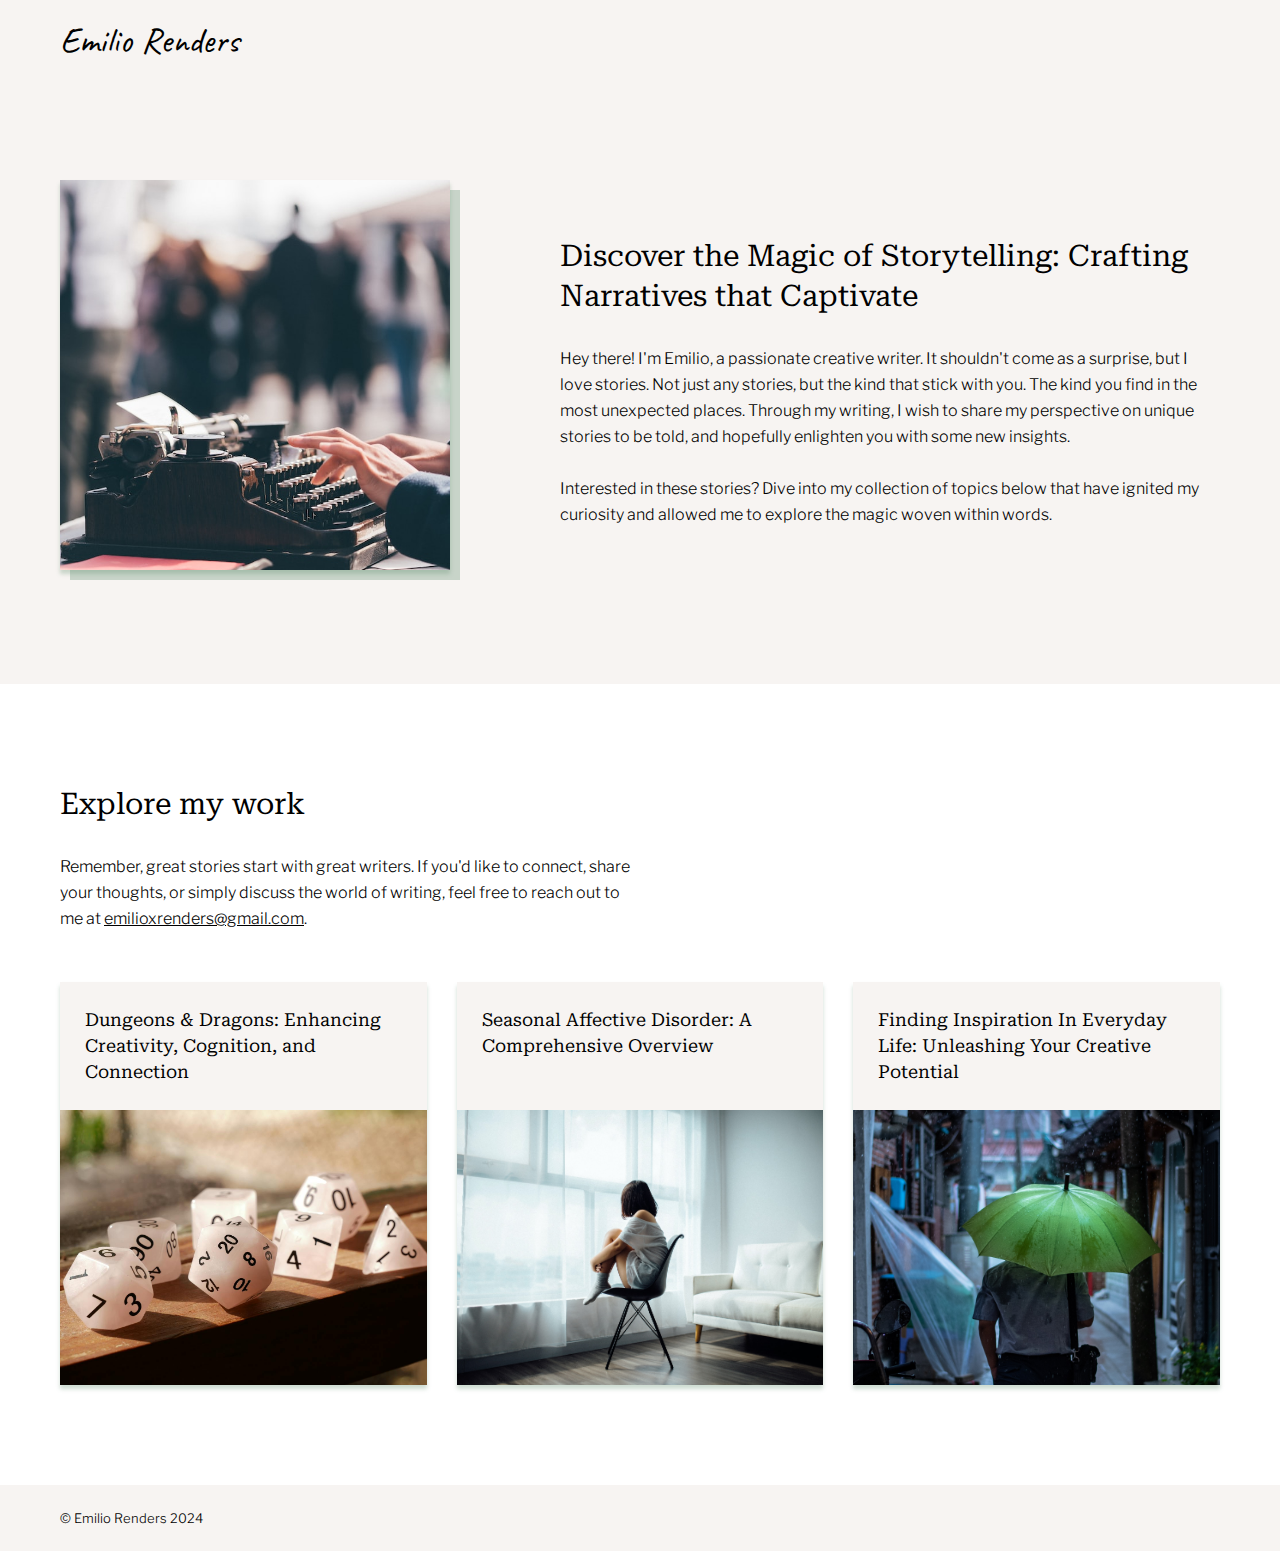
<file: index.html>
<!DOCTYPE html>
<html lang="en">
<head>
    <meta charset="UTF-8">
    <meta name="viewport" content="width=device-width, initial-scale=1.0">
    <!-- CSS -->
    <link href="style.css" rel="stylesheet">
    <!-- FONTS -->
    <link rel="preconnect" href="https://fonts.googleapis.com">
    <link rel="preconnect" href="https://fonts.gstatic.com" crossorigin>
    <link
        href="https://fonts.googleapis.com/css2?family=Caveat&family=Libre+Franklin:ital,wght@0,300;0,400;0,600;1,300;1,400&family=Roboto+Serif:ital,opsz,wght@0,8..144,300;0,8..144,400;0,8..144,500;1,8..144,300;1,8..144,400&display=swap"
        rel="stylesheet">
    <!-- TITLE -->
    <title>Emilioxrenders</title>
</head>
<body>
    <!-- HEADER -->
    <section class="header-home padding-horizontal bg-primary">
        <div class="header">
            <div class="flex align-center h-100">
                <a href="/" class="caveat f-36 text-decoration-none black">Emilio Renders</a>
            </div>
        </div>

        <!-- HOME -->
        <div class="flex align-center-lg flex-col-reverse padding-vertical gap-100 justify-between-lg">
            <div class="col-image flex-shrink">
                <div class="col-image-inner relative">
                    <img class="image relative square w-100 shadow" src="images/typewriter.jpeg" alt="Image">
                    
                    <div class="image-after"></div>
                </div>
            </div>

            <div class="col-text gap-30 flex-column flex">
                <h1 class="f-30 roboto fw-400">Discover the Magic of Storytelling: Crafting Narratives that Captivate</h1>
                <p>Hey there! I'm Emilio, a passionate creative writer. It shouldn't come as a surprise, but I love stories. Not just any
                stories, but the kind that stick with you. The kind you find in the most unexpected places. Through my writing, I wish to
                share my perspective on unique stories to be told, and hopefully enlighten you with some new insights.<br><br>
                Interested in these stories? Dive into my collection of topics below that have ignited my curiosity and allowed me to
                explore the magic woven within words.</p>
            </div>
        </div>
    </section>

    <!-- WORK -->
    <section class="work padding flex flex-column gap-50">
        <div class="flex flex-column gap-30">
            <h2 class="roboto f-30 fw-400">Explore my work</h2>
            <p class="w-half">Remember, great stories start with great writers. If you'd like to connect, share your thoughts, or simply discuss the
            world of writing, feel free to reach out to me at 
            <a class="text-decoration-line black" href="mailto:emilioxrenders@gmail.com">emilioxrenders@gmail.com</a>.
            </p>
        </div>

        <div class="flex gap-30 flex-column">
            <div class="grid gap-30 wrap-blog">
                <!-- BLOG -->
                <a class="col-blog flex flex-column justify-between black text-decoration-none bg-primary shadow"
                    href="dungeons-and-dragons.html">
                    <h2 class="roboto fw-400 f-18 p-25">Dungeons & Dragons: Enhancing Creativity, Cognition, and Connection</h2>
                    <img class="image aspect-blog w-100" src="images/dungeons-and-dragons.jpg" alt="Dungeons & Dragons">
                </a>

                <!-- BLOG -->
                <a class="col-blog flex flex-column justify-between black text-decoration-none bg-primary shadow"
                    href="seasonal-affective-disorder-a-comprehensive-overview.html">
                    <h2 class="roboto fw-400 f-18 p-25">Seasonal Affective Disorder: A Comprehensive Overview</h2>
                    <img class="image aspect-blog w-100" src="images/seasonal-depression.jpg" alt="Seasonal Depression">
                </a>

                <!-- BLOG -->
                <a class="col-blog flex flex-column justify-between black text-decoration-none bg-primary shadow"
                    href="finding-inspiration-in-everyday-life-unleashing-your-creative-potential.html">
                    <h2 class="roboto fw-400 f-18 p-25">Finding Inspiration In Everyday Life: Unleashing Your Creative Potential</h2>
                    <img class="image aspect-blog w-100" src="images/everyday-life.jpeg" alt="Everyday Life">
                </a>
            </div>
        </div>
    </section>

    <!-- FOOTER -->
    <footer class="padding-small bg-primary">
        <p class="f-13">&copy; Emilio Renders 2024</p>
    </footer>
    
    <!-- SCRIPTS -->
    <!-- <script src="script.js"></script> -->
</body>
</html>
</file>
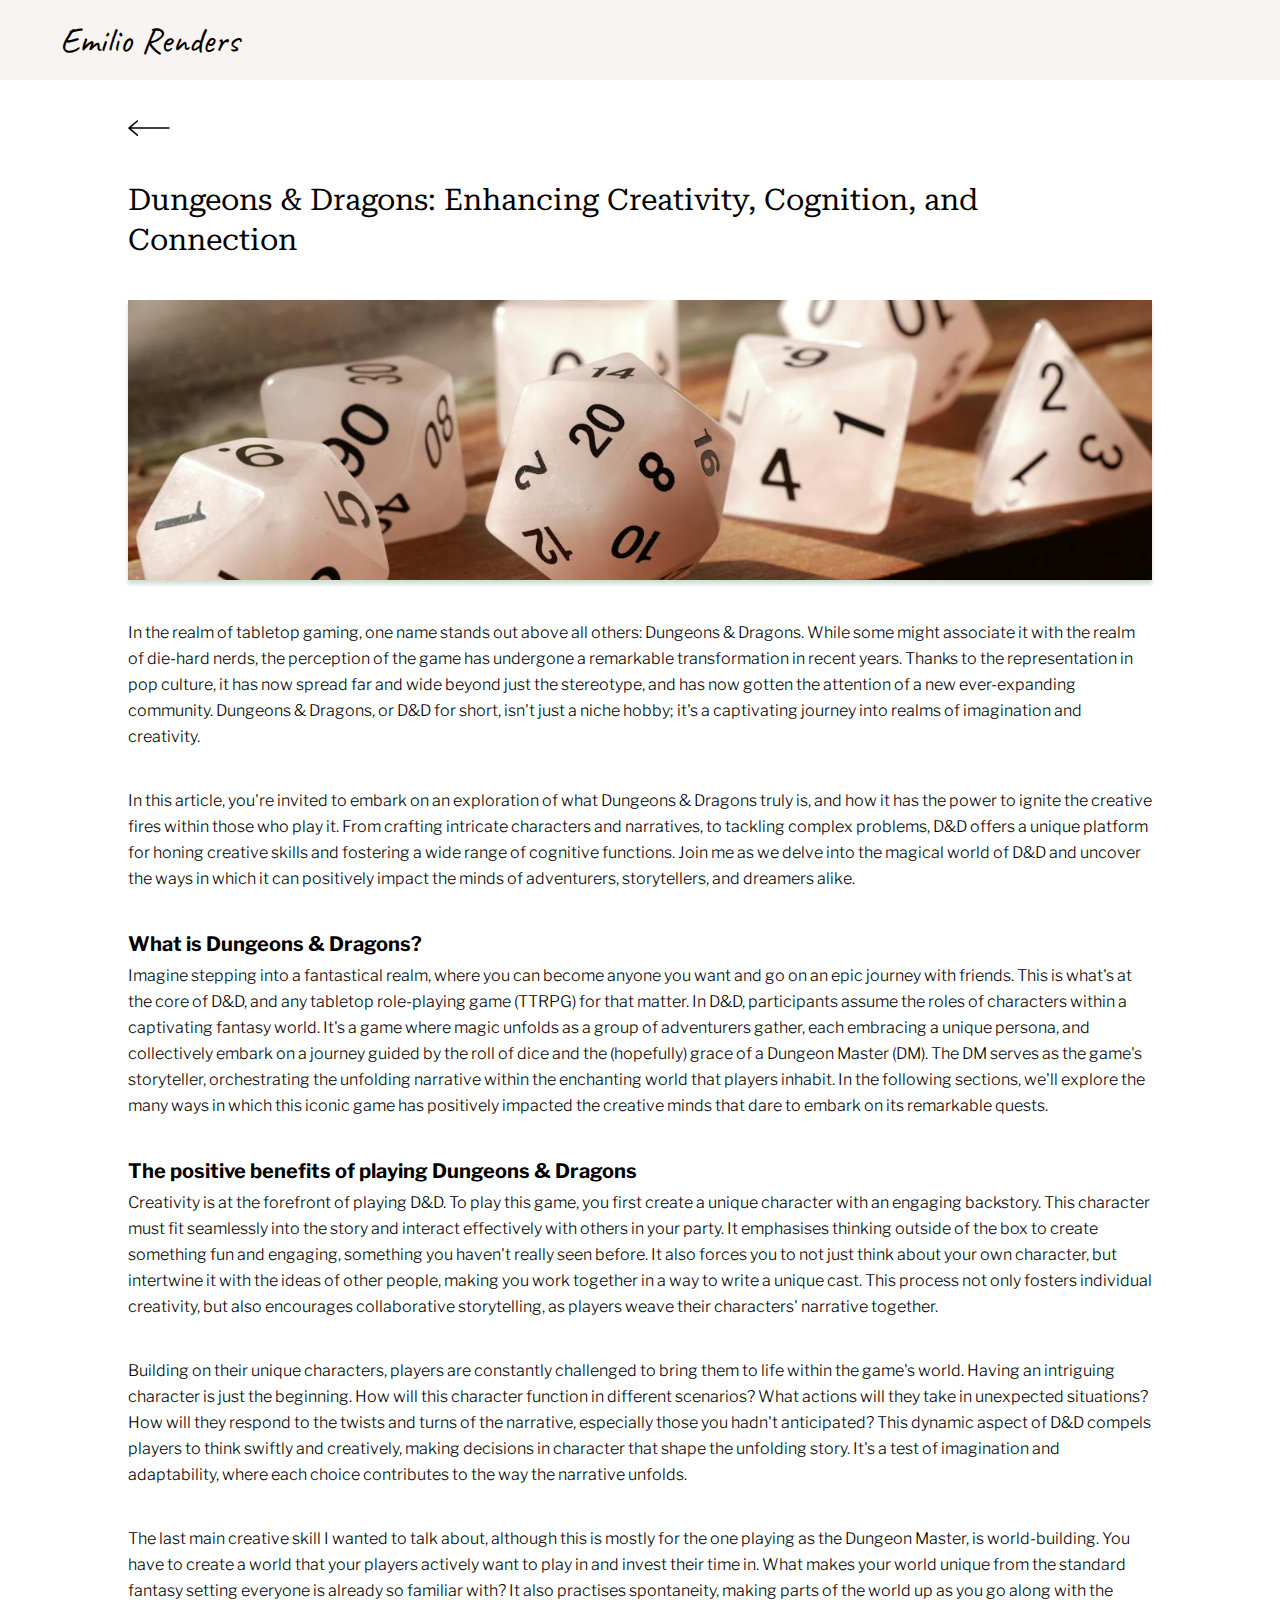
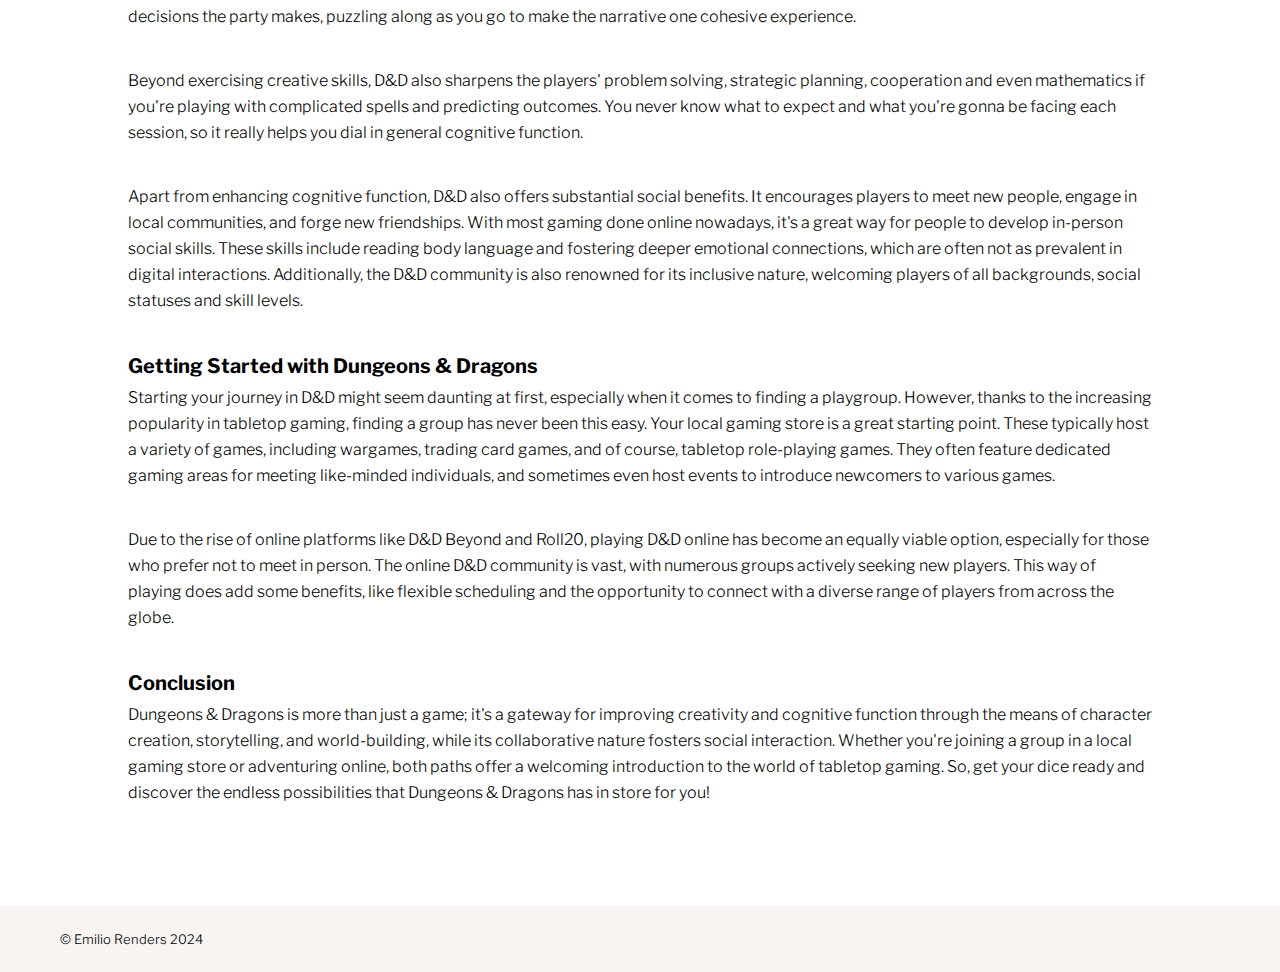
<file: dungeons-and-dragons.html>
<!DOCTYPE html>
<html lang="en">

<head>
    <meta charset="UTF-8">
    <meta name="viewport" content="width=device-width, initial-scale=1.0">
    <!-- CSS -->
    <link href="style.css" rel="stylesheet">
    <!-- FONTS -->
    <link rel="preconnect" href="https://fonts.googleapis.com">
    <link rel="preconnect" href="https://fonts.gstatic.com" crossorigin>
    <link
        href="https://fonts.googleapis.com/css2?family=Caveat&family=Libre+Franklin:ital,wght@0,300;0,400;0,600;1,300;1,400;1,500;1,600&family=Roboto+Serif:ital,opsz,wght@0,8..144,300;0,8..144,400;0,8..144,500;1,8..144,300;1,8..144,400&display=swap"
        rel="stylesheet">
    <!-- TITLE -->
    <title>Dungeons & Dragons: Enhancing Creativity, Cognition, and Connection</title>
</head>

<body>
    <section class="blog flex flex-column gap-40 padding-bottom">
        <!-- HEADER -->
        <div class="header bg-primary padding-horizontal">
            <div class="flex align-center h-100">
                <a href="/" class="caveat f-36 text-decoration-none black">Emilio Renders</a>
            </div>
        </div>

        <div class="blog-inner gap-40 padding-horizontal flex flex-column">
            <a href="javascript:history.back()"><img src="images/back.svg"></a>

            <h1 class="fw-400 roboto f-30">Dungeons & Dragons: Enhancing Creativity, Cognition, and Connection</h1>

            <img class="image w-100 shadow header-image" src="images/dungeons-and-dragons.jpg" alt="Dungeons & Dragons">

            <div class="flex flex-column blog-content">
                <p>In the realm of tabletop gaming, one name stands out above all others: Dungeons & Dragons. While some might associate it
                with the realm of die-hard nerds, the perception of the game has undergone a remarkable transformation in recent years.
                Thanks to the representation in pop culture, it has now spread far and wide beyond just the stereotype, and has now
                gotten the attention of a new ever-expanding community. Dungeons & Dragons, or D&D for short, isn't just a niche hobby;
                it's a captivating journey into realms of imagination and creativity.</p>
                <br><br>
                <p>In this article, you're invited to embark on an exploration of what Dungeons & Dragons truly is, and how it has the
                power to ignite the creative fires within those who play it. From crafting intricate characters and narratives, to
                tackling complex problems, D&D offers a unique platform for honing creative skills and fostering a wide range of
                cognitive functions. Join me as we delve into the magical world of D&D and uncover the ways in which it can positively
                impact the minds of adventurers, storytellers, and dreamers alike.</p>
                <br><br>
                <h2 class="f-20 fw-500 blog-sub-header">What is Dungeons & Dragons?</h2>
                <p>Imagine stepping into a fantastical realm, where you can become anyone you want and go on an epic journey with friends.
                This is what's at the core of D&D, and any tabletop role-playing game (TTRPG) for that matter. In D&D, participants
                assume the roles of characters within a captivating fantasy world. It's a game where magic unfolds as a group of
                adventurers gather, each embracing a unique persona, and collectively embark on a journey guided by the roll of dice and
                the (hopefully) grace of a Dungeon Master (DM). The DM serves as the game's storyteller, orchestrating the unfolding
                narrative within the enchanting world that players inhabit. In the following sections, we'll explore the many ways in
                which this iconic game has positively impacted the creative minds that dare to embark on its remarkable quests.</p>
                <br><br>
                <h2 class="f-20 fw-500 blog-sub-header">The positive benefits of playing Dungeons & Dragons</h2>
                <p>Creativity is at the forefront of playing D&D. To play this game, you first create a unique character with an engaging
                backstory. This character must fit seamlessly into the story and interact effectively with others in your party. It
                emphasises thinking outside of the box to create something fun and engaging, something you haven't really seen before.
                It also forces you to not just think about your own character, but intertwine it with the ideas of other people, making
                you work together in a way to write a unique cast. This process not only fosters individual creativity, but also
                encourages collaborative storytelling, as players weave their characters' narrative together.</p>
                <br><br>
                <p>Building on their unique characters, players are constantly challenged to bring them to life within the game's world.
                Having an intriguing character is just the beginning. How will this character function in different scenarios? What
                actions will they take in unexpected situations? How will they respond to the twists and turns of the narrative,
                especially those you hadn't anticipated? This dynamic aspect of D&D compels players to think swiftly and creatively,
                making decisions in character that shape the unfolding story. It's a test of imagination and adaptability, where each
                choice contributes to the way the narrative unfolds.</p>
                <br><br>
                <p>The last main creative skill I wanted to talk about, although this is mostly for the one playing as the Dungeon Master,
                is world-building. You have to create a world that your players actively want to play in and invest their time in. What
                makes your world unique from the standard fantasy setting everyone is already so familiar with? It also practises
                spontaneity, making parts of the world up as you go along with the decisions the party makes, puzzling along as you go
                to make the narrative one cohesive experience.</p>
                <br><br>
                <p>Beyond exercising creative skills, D&D also sharpens the players' problem solving, strategic planning, cooperation and
                even mathematics if you're playing with complicated spells and predicting outcomes. You never know what to expect and
                what you're gonna be facing each session, so it really helps you dial in general cognitive function.</p>
                <br><br>
                <p>Apart from enhancing cognitive function, D&D also offers substantial social benefits. It encourages players to meet new
                people, engage in local communities, and forge new friendships. With most gaming done online nowadays, it's a great way
                for people to develop in-person social skills. These skills include reading body language and fostering deeper emotional
                connections, which are often not as prevalent in digital interactions. Additionally, the D&D community is also renowned
                for its inclusive nature, welcoming players of all backgrounds, social statuses and skill levels.</p>
                <br><br>
                <h2 class="f-20 fw-500 blog-sub-header">Getting Started with Dungeons & Dragons</h2>
                <p>Starting your journey in D&D might seem daunting at first, especially when it comes to finding a playgroup. However,
                thanks to the increasing popularity in tabletop gaming, finding a group has never been this easy. Your local gaming
                store is a great starting point. These typically host a variety of games, including wargames, trading card games, and of
                course, tabletop role-playing games. They often feature dedicated gaming areas for meeting like-minded individuals, and
                sometimes even host events to introduce newcomers to various games.</p>
                <br><br>
                <p>Due to the rise of online platforms like D&D Beyond and Roll20, playing D&D online has become an equally viable option,
                especially for those who prefer not to meet in person. The online D&D community is vast, with numerous groups actively
                seeking new players. This way of playing does add some benefits, like flexible scheduling and the opportunity to connect
                with a diverse range of players from across the globe.</p>
                <br><br>
                <h2 class="f-20 fw-500 blog-sub-header">Conclusion</h2>
                <p>Dungeons & Dragons is more than just a game; it's a gateway for improving creativity and cognitive function through the
                means of character creation, storytelling, and world-building, while its collaborative nature fosters social
                interaction. Whether you're joining a group in a local gaming store or adventuring online, both paths offer a welcoming
                introduction to the world of tabletop gaming. So, get your dice ready and discover the endless possibilities that
                Dungeons & Dragons has in store for you!</p>
            </div>
        </div>
    </section>

    <!-- FOOTER -->
    <footer class="padding-small bg-primary">
        <p class="f-13">&copy; Emilio Renders 2024</p>
    </footer>

    <!-- SCRIPTS -->
    <script src="script.js"></script>
</body>

</html>
</file>
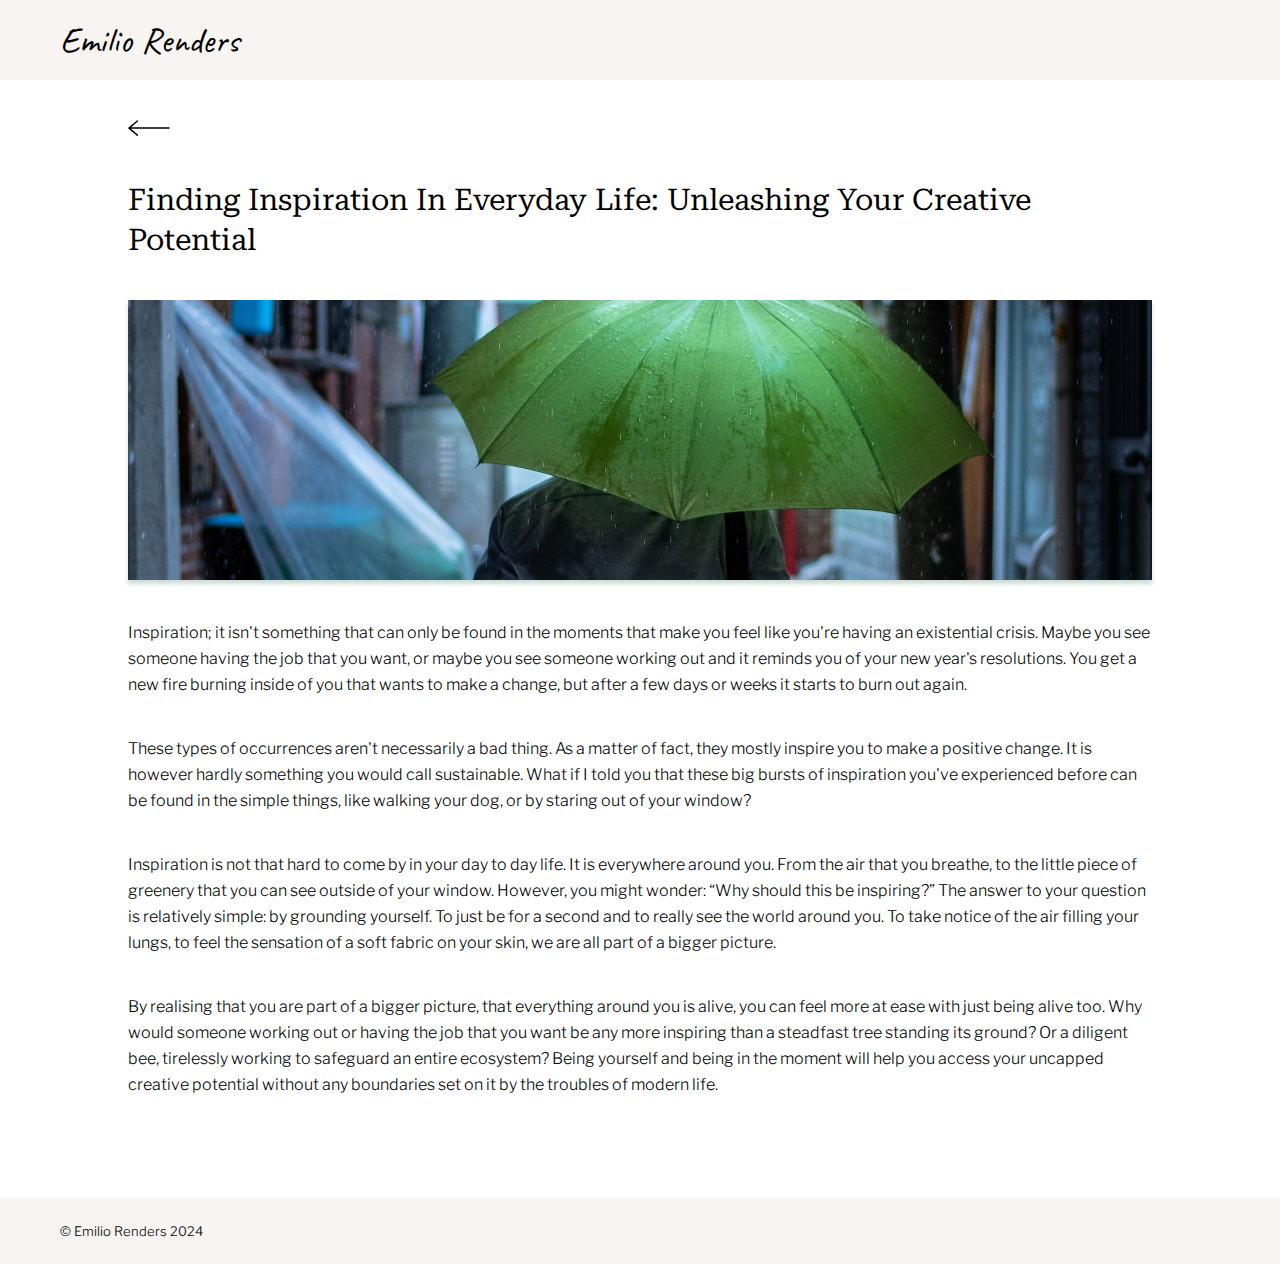
<file: finding-inspiration-in-everyday-life-unleashing-your-creative-potential.html>
<!DOCTYPE html>
<html lang="en">
<head>
    <meta charset="UTF-8">
    <meta name="viewport" content="width=device-width, initial-scale=1.0">
    <!-- CSS -->
    <link href="style.css" rel="stylesheet">
    <!-- FONTS -->
    <link rel="preconnect" href="https://fonts.googleapis.com">
    <link rel="preconnect" href="https://fonts.gstatic.com" crossorigin>
    <link
        href="https://fonts.googleapis.com/css2?family=Caveat&family=Libre+Franklin:ital,wght@0,300;0,400;0,600;1,300;1,400&family=Roboto+Serif:ital,opsz,wght@0,8..144,300;0,8..144,400;0,8..144,500;1,8..144,300;1,8..144,400&display=swap"
        rel="stylesheet">
    <!-- TITLE -->
    <title>Finding Inspiration In Everyday Life: Unleashing Your Creative Potential</title>
</head>
<body>
    <section class="blog flex flex-column gap-40 padding-bottom">
        <!-- HEADER -->
        <div class="header bg-primary padding-horizontal">
            <div class="flex align-center h-100">
                <a href="/" class="caveat f-36 text-decoration-none black">Emilio Renders</a>
            </div>
        </div>

        <div class="blog-inner gap-40 padding-horizontal flex flex-column">
            <a href="javascript:history.back()"><img src="images/back.svg"></a>

            <h1 class="fw-400 roboto f-30">Finding Inspiration In Everyday Life: Unleashing Your Creative Potential</h1>

            <img class="image w-100 shadow header-image" src="images/everyday-life.jpeg" alt="Everyday Life">

            <div class="flex flex-column blog-content">
                <p>Inspiration; it isn't something that can only be found in the moments that make you feel like you're having an
                existential crisis. Maybe you see someone having the job that you want, or maybe you see someone working out and it
                reminds you of your new year's resolutions. You get a new fire burning inside of you that wants to make a change, but
                after a few days or weeks it starts to burn out again.</p>
                <br><br>
                <p>These types of occurrences aren't necessarily a bad thing. As a matter of fact, they mostly inspire you to make a
                positive change. It is however hardly something you would call sustainable. What if I told you that these big bursts of
                inspiration you've experienced before can be found in the simple things, like walking your dog, or by staring out of
                your window?</p>
                <br><br>
                <p>Inspiration is not that hard to come by in your day to day life. It is everywhere around you. From the air that you
                breathe, to the little piece of greenery that you can see outside of your window. However, you might wonder: “Why should
                this be inspiring?” The answer to your question is relatively simple: by grounding yourself. To just be for a second
                and to really see the world around you. To take notice of the air filling your lungs, to feel the sensation of a soft
                fabric on your skin, we are all part of a bigger picture.</p>
                <br><br>
                <p>By realising that you are part of a bigger picture, that everything around you is alive, you can feel more at ease with
                just being alive too. Why would someone working out or having the job that you want be any more inspiring than a
                steadfast tree standing its ground? Or a diligent bee, tirelessly working to safeguard an entire ecosystem? Being
                yourself and being in the moment will help you access your uncapped creative potential without any boundaries set on it
                by the troubles of modern life.</p>
            </div>
        </div>
    </section>

    <!-- FOOTER -->
    <footer class="padding-small bg-primary">
        <p class="f-13">&copy; Emilio Renders 2024</p>
    </footer>

    <!-- SCRIPTS -->
    <script src="script.js"></script>
</body>
</html>
</file>
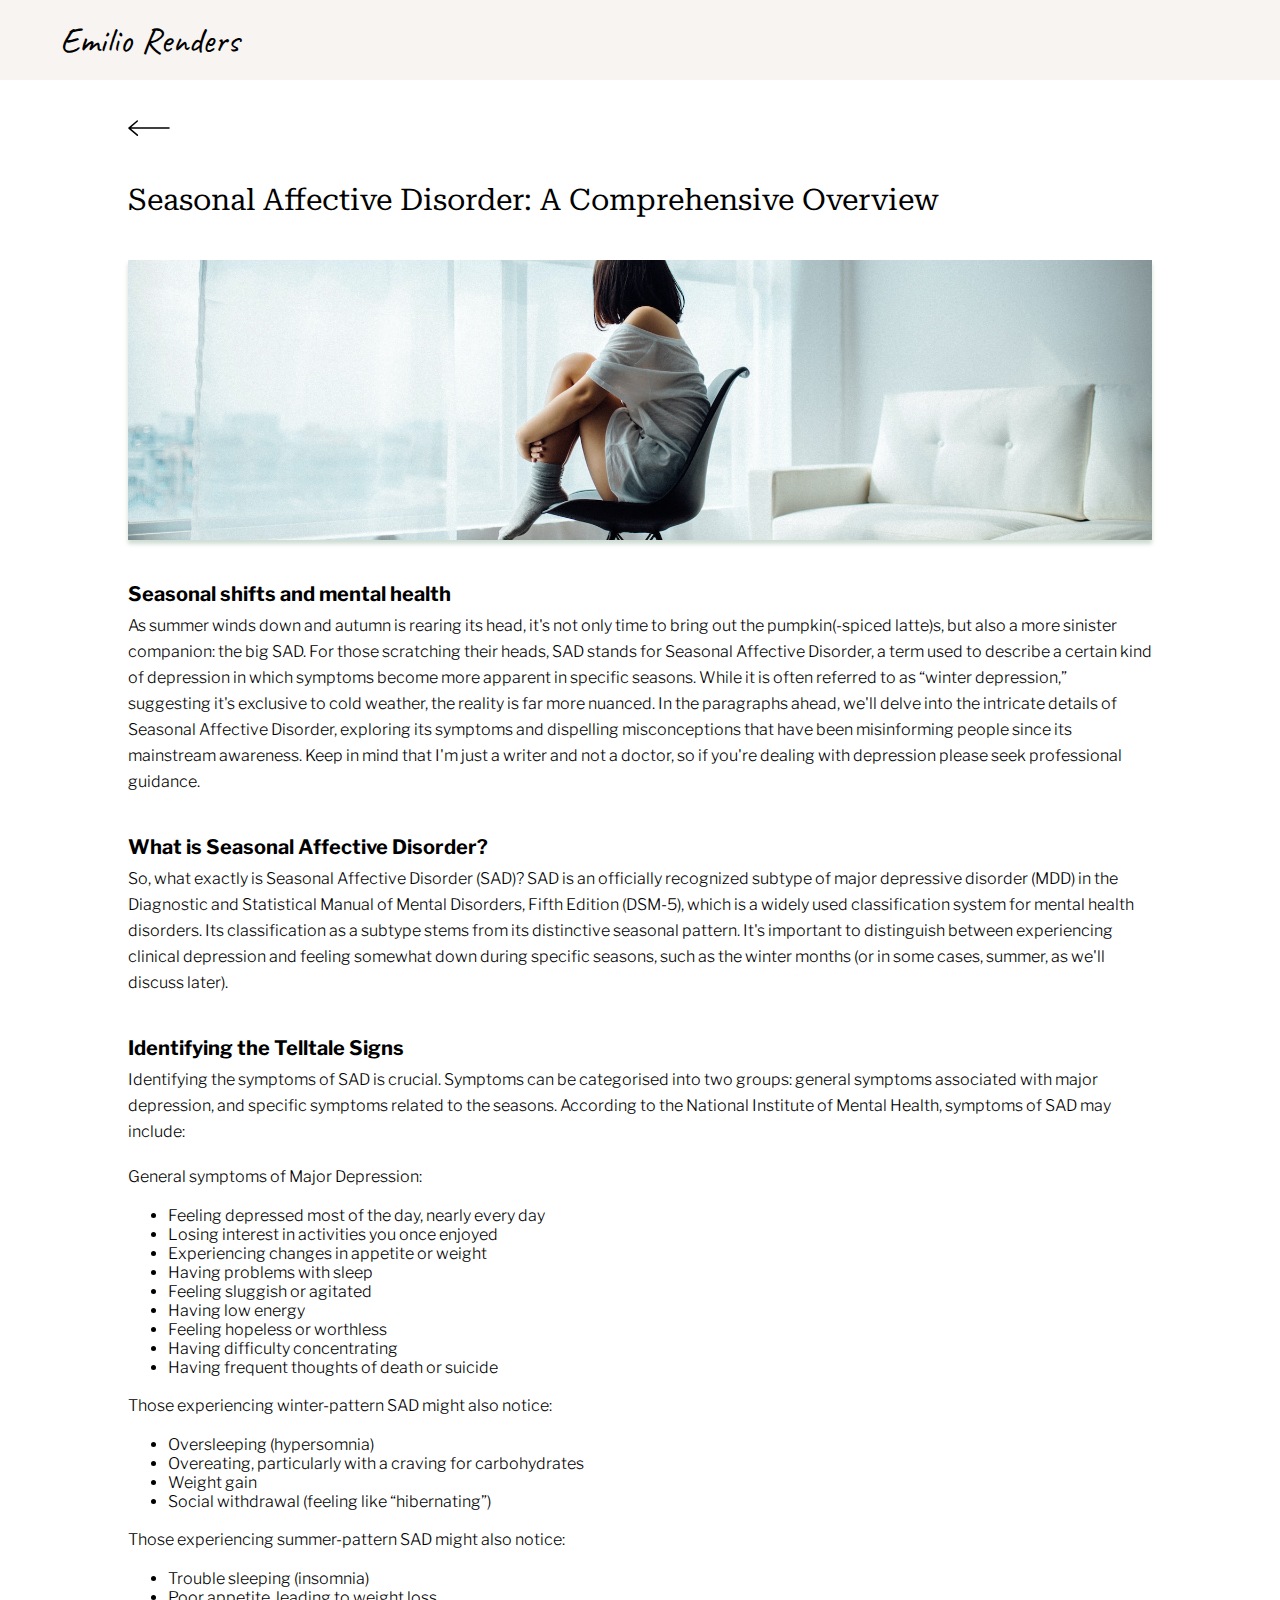
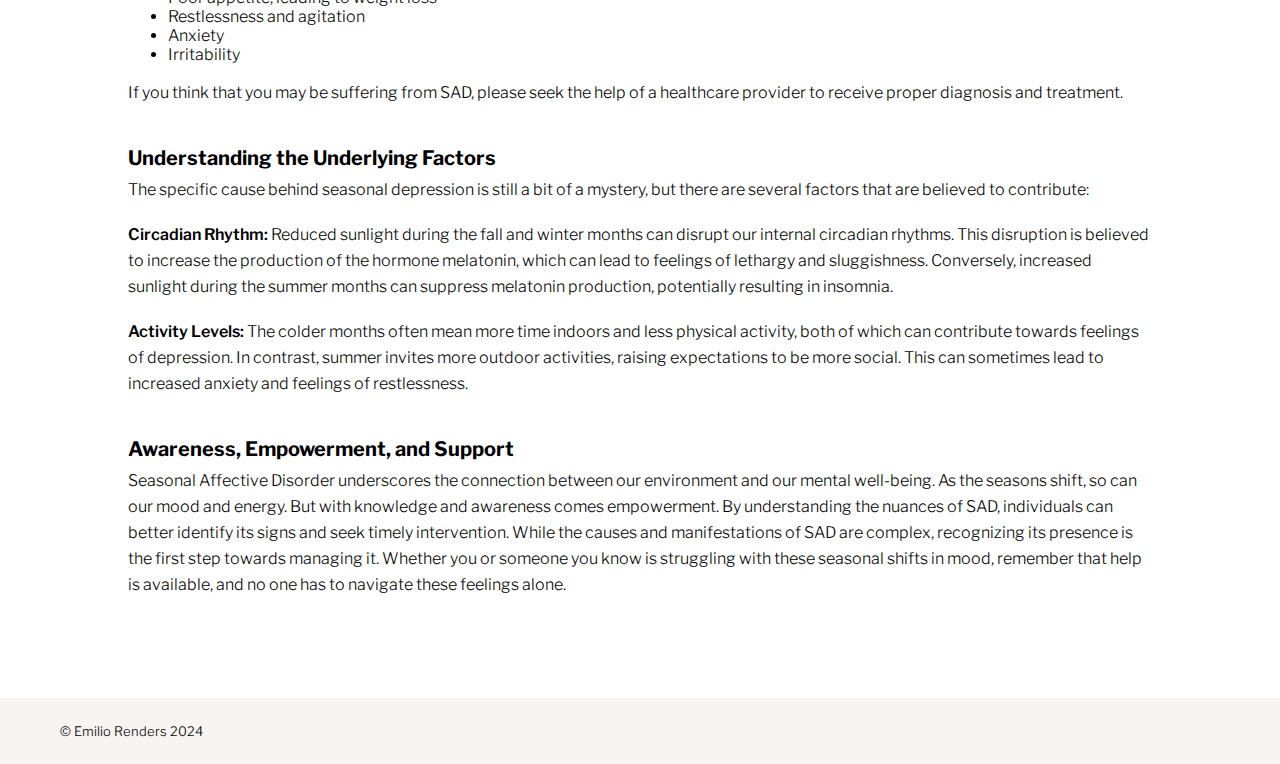
<file: seasonal-affective-disorder-a-comprehensive-overview.html>
<!DOCTYPE html>
<html lang="en">

<head>
    <meta charset="UTF-8">
    <meta name="viewport" content="width=device-width, initial-scale=1.0">
    <!-- CSS -->
    <link href="style.css" rel="stylesheet">
    <!-- FONTS -->
    <link rel="preconnect" href="https://fonts.googleapis.com">
    <link rel="preconnect" href="https://fonts.gstatic.com" crossorigin>
    <link
        href="https://fonts.googleapis.com/css2?family=Caveat&family=Libre+Franklin:ital,wght@0,300;0,400;0,600;1,300;1,400;1,500;1,600&family=Roboto+Serif:ital,opsz,wght@0,8..144,300;0,8..144,400;0,8..144,500;1,8..144,300;1,8..144,400&display=swap"
        rel="stylesheet">
    <!-- TITLE -->
    <title>Seasonal Affective Disorder: A Comprehensive Overview</title>
</head>

<body>
    <section class="blog flex flex-column gap-40 padding-bottom">
        <!-- HEADER -->
        <div class="header bg-primary padding-horizontal">
            <div class="flex align-center h-100">
                <a href="/" class="caveat f-36 text-decoration-none black">Emilio Renders</a>
            </div>
        </div>

        <div class="blog-inner gap-40 padding-horizontal flex flex-column">
            <a href="javascript:history.back()"><img src="images/back.svg"></a>

            <h1 class="fw-400 roboto f-30">Seasonal Affective Disorder: A Comprehensive Overview</h1>

            <img class="image w-100 shadow header-image" src="images/seasonal-depression.jpg" alt="Everyday Life">

            <div class="flex flex-column blog-content">
                <h2 class=" f-20 fw-500 blog-sub-header">Seasonal shifts and mental health</h2>
                <p>As summer winds down and autumn is rearing its head, it's not only time to bring out the pumpkin(-spiced latte)s, but
                also a more sinister companion: the big SAD. For those scratching their heads, SAD stands for Seasonal Affective
                Disorder, a term used to describe a certain kind of depression in which symptoms become more apparent in specific
                seasons. While it is often referred to as “winter depression,” suggesting it's exclusive to cold weather, the reality is
                far more nuanced. In the paragraphs ahead, we'll delve into the intricate details of Seasonal Affective Disorder,
                exploring its symptoms and dispelling misconceptions that have been misinforming people since its mainstream awareness.
                Keep in mind that I'm just a writer and not a doctor, so if you're dealing with depression please seek professional
                guidance.</p>
                <br><br>
                <h3 class=" f-20 fw-500 blog-sub-header">What is Seasonal Affective Disorder?</h3>
                <p>So, what exactly is Seasonal Affective Disorder (SAD)? SAD is an officially recognized subtype of major depressive
                disorder (MDD) in the Diagnostic and Statistical Manual of Mental Disorders, Fifth Edition (DSM-5), which is a widely
                used classification system for mental health disorders. Its classification as a subtype stems from its distinctive
                seasonal pattern. It's important to distinguish between experiencing clinical depression and feeling somewhat down
                during specific seasons, such as the winter months (or in some cases, summer, as we'll discuss later).</p>
                <br><br>
                <h3 class=" f-20 fw-500 blog-sub-header">Identifying the Telltale Signs</h3>
                <p>Identifying the symptoms of SAD is crucial. Symptoms can be categorised into two groups: general symptoms associated
                with major depression, and specific symptoms related to the seasons. According to the National Institute of Mental
                Health, symptoms of SAD may include:</p>
                <br>
                <p>General symptoms of Major Depression:</p>
                <ul>
                    <li>Feeling depressed most of the day, nearly every day</li>
                    <li>Losing interest in activities you once enjoyed</li>
                    <li>Experiencing changes in appetite or weight</li>
                    <li>Having problems with sleep</li>
                    <li>Feeling sluggish or agitated</li>
                    <li>Having low energy</li>
                    <li>Feeling hopeless or worthless</li>
                    <li>Having difficulty concentrating</li>
                    <li>Having frequent thoughts of death or suicide</li>
                </ul>     
                <p>Those experiencing winter-pattern SAD might also notice:</p>
                <ul>
                    <li>Oversleeping (hypersomnia)</li>
                    <li>Overeating, particularly with a craving for carbohydrates</li>
                    <li>Weight gain</li>
                    <li>Social withdrawal (feeling like “hibernating”)</li>
                </ul> 
                <p>Those experiencing summer-pattern SAD might also notice:</p>
                <ul>
                    <li>Trouble sleeping (insomnia)</li>
                    <li>Poor appetite, leading to weight loss</li>
                    <li>Restlessness and agitation</li>
                    <li>Anxiety</li>
                    <li>Irritability</li>
                </ul>
                <p>If you think that you may be suffering from SAD, please seek the help of a healthcare provider to receive proper
                diagnosis and treatment.</p>
                <br><br>
                <h3 class=" f-20 fw-500 blog-sub-header">Understanding the Underlying Factors</h3>
                <p>The specific cause behind seasonal depression is still a bit of a mystery, but there are several factors that are
                believed to contribute:</p>
                <br>
                <p><span class="fw-600">Circadian Rhythm:</span> Reduced sunlight during the fall and winter months can disrupt our internal circadian rhythms. This
                disruption is believed to increase the production of the hormone melatonin, which can lead to feelings of lethargy and
                sluggishness. Conversely, increased sunlight during the summer months can suppress melatonin production, potentially
                resulting in insomnia.</p>
                <br>
                <p><span class="fw-600">Activity Levels:</span> The colder months often mean more time indoors and less physical activity, both of which can contribute
                towards feelings of depression. In contrast, summer invites more outdoor activities, raising expectations to be more
                social. This can sometimes lead to increased anxiety and feelings of restlessness.</p>
                <br><br>
                <h3 class=" f-20 fw-500 blog-sub-header">Awareness, Empowerment, and Support</h3>
                <p>Seasonal Affective Disorder underscores the connection between our environment and our mental well-being. As the seasons
                shift, so can our mood and energy. But with knowledge and awareness comes empowerment. By understanding the nuances of
                SAD, individuals can better identify its signs and seek timely intervention. While the causes and manifestations of SAD
                are complex, recognizing its presence is the first step towards managing it. Whether you or someone you know is
                struggling with these seasonal shifts in mood, remember that help is available, and no one has to navigate these
                feelings alone.</p>
            </div>
        </div>
    </section>

    <!-- FOOTER -->
    <footer class="padding-small bg-primary">
        <p class="f-13">&copy; Emilio Renders 2024</p>
    </footer>

    <!-- SCRIPTS -->
    <script src="script.js"></script>
</body>

</html>
</file>
<file: style.css>
body {
    margin: 0;
    font-family: 'Libre Franklin', sans-serif;
    font-weight: 300;
    background-color: #fff;
}

h1,
h2,
h3,
p {
    margin: 0;
}

p {
    line-height: 26px;
}

.padding {
    padding: 100px 30px;
}

.padding-vertical {
    padding: 50px 0 100px 0;
}

.padding-horizontal {
    padding: 0 30px;
}

.padding-small {
    padding: 20px 30px;
}

.padding-page {
    padding: 50px 30px 100px 30px;
}

@media screen and (min-width: 1024px) {
    .padding {
        padding: 100px 60px;
    }

    .padding-horizontal {
        padding: 0 60px;
    }

    .padding-page {
        padding: 50px 60px 100px 60px;
    }

    .padding-small {
        padding: 20px 60px;
    }

    .padding-vertical {
        padding: 100px 0;
    }
}

.padding-bottom {
    padding-bottom: 100px;
}

.relative {
    position: relative;
}

.p-25 {
    padding: 25px;
}

.h-100 {
    height: 100%;
}

.w-100 {
    width: 100%;
}

.w-fit {
    width: fit-content;
}

.gap-15 {
    gap: 15px;
}

.gap-20 {
    gap: 20px;
}

.gap-30 {
    gap: 30px;
}

.gap-40 {
    gap: 40px;
}

.gap-50 {
    gap: 50px;
}

.gap-100 {
    gap: 50px;
}

@media screen and (min-width: 768px) {
    .w-half {
        width: 75%;
    }
}

@media screen and (min-width: 1024px) {
    .w-half {
        width: 50%;
    }

    .gap-100 {
        gap: 100px;
    }
}

.pr-50 {
    padding-right: 50px;
}

.mr-50 {
    margin-right: 50px;
}

.square {
    aspect-ratio: 1;
}

.aspect-blog {
    aspect-ratio: 4/3;
}

/* TEXT */

.caveat {
    font-family: 'Caveat', cursive;
}

.roboto {
    font-family: 'Roboto Serif', serif;
}

.fw-300 {
    font-weight: 300;
}

.fw-400 {
    font-weight: 400;
}

.fw-600 {
    font-weight: 600;
}

.fs-italic {
    font-style: italic;
}

.f-13 {
    font-size: 13px;
}

.f-18 {
    font-size: 18px;
    line-height: 26px;
}

.f-20 {
    font-size: 20px;
    line-height: 28px;
}

.f-30 {
    font-size: 30px;
    line-height: 40px;
}

.f-36 {
    font-size: 36px;
}

.bg-primary {
    background-color: #F7F4F2;
}

.bg-secondary {
    background-color: rgba(94, 139, 107, 0.3);
}

@media screen and (max-width: 767px) {    
    .f-30 {
        font-size: 28px;
        line-height: 38px;
    }

    .f-36 {
        font-size: 32px;
    }
}

.black {
    color: #000;
}

.white {
    color: #fff;
}

.text-decoration-none {
    text-decoration: none;
}

.text-decoration-line {
    text-decoration: underline;
}

/* DISPLAY */

@media screen and (min-width: 768px) {
    .d-mobile {
        display: none;
    }
}

@media screen and (max-width: 767px) {
    .d-desktop {
        display: none;
    }
}

.hidden {
    display: none;
}

/* FLEXBOX */

.flex {
    display: flex;
}

.flex-row {
    flex-direction: row;
}

.flex-column {
    flex-direction: column;
}

.flex-shrink {
    flex-shrink: 0;
}

@media screen and (max-width: 1023px) {
    .flex-col-reverse {
        flex-direction: column-reverse;
    }

    .flex-small-column {
        flex-direction: column;
    }
}

.justify-between {
    justify-content: space-between;
}

.align-center {
    align-items: center;
}

@media screen and (min-width: 1024px) {
    .align-center-lg {
        align-items: center;
    }

    .justify-between-lg {
        justify-content: space-between;
    }
}

/* GRID */

.grid {
    display: grid;
}

.col-image {
    padding-bottom: 10px;
    max-width: 400px;
    width: 100%;
}

.col-image-inner {
    width: calc(100% - 10px);
}

.col-blog {
    width: 100%;
}

@media screen and (max-width: 767px) {
    .wrap-blog {
        grid-template-columns: repeat(1, minmax(0, 1fr));
    }

    .col-blog {
        width: 100%;
    }
}

@media screen and (min-width: 768px) {
    .wrap-blog {
        grid-template-columns: repeat(2, minmax(0, 1fr));
    }

    .col-image {
        width: 350px;
    } 
}

@media screen and (min-width: 1024px) {
    .col-text {
        max-width: 800px;
    }
}

@media screen and (min-width: 1280px) {
    .wrap-blog {
        grid-template-columns: repeat(3, minmax(0, 1fr));
    }

    .col-image {
        width: 400px;
    }
}

/* IMAGE */

.image {
    z-index: 5;
    object-fit: cover;
    object-position: center center;
}

.image-after {
    content: "";
    position: absolute;
    height: 99%;
    width: 100%;
    background-color: rgba(94, 139, 107, 0.3);
    top: 10px;
    right: -10px;
    z-index: 1;
}

.shadow {
    box-shadow: 0 4px 4px rgba(94, 139, 107, 0.3);
}

/* SECTIONS */

.header {
    height: 80px;
}

/* NAV */

.nav-icon {
    width: 20px;
    z-index: 15;
}

.mobile-button-open.active .mobile-menu {
    left: 0;
    transition: all 0.3s ease-in-out;
}

.mobile-menu {
    position: fixed;
    height: calc(100% - 80px);
    width: calc(100% - 60px);
    left: 100%;
    top: 80px;
    background-color: #fff;
    z-index: 10;
    transition: all 0.3s ease-in-out;
}

/* BLOG */

.header-image {
    height: 200px;
}

.blog-sub-header {
    margin-bottom: 5px;
}

@media screen and (min-width: 768px) {
    .header-image {
        height: 280px;
    }
}

.blog-inner {
    max-width: 1024px;
    margin: auto;
}

/* LINE */

.underline-active,
.underline {
    position: relative;
}

.underline-active::after {
    content: "";
    position: absolute;
    background: #000;
    width: 100%;
    height: 1px;
    left: 0;
    bottom: -1px;
}

.underline::after {
    content: "";
    position: absolute;
    background: #000;
    width: 0;
    height: 1px;
    left: 0;
    bottom: -1px;
    transition: width ease-in-out 0.3s;
}

.underline:hover::after {
    width: 100%;
    transition: width ease-in-out 0.3s;
}
</file>
